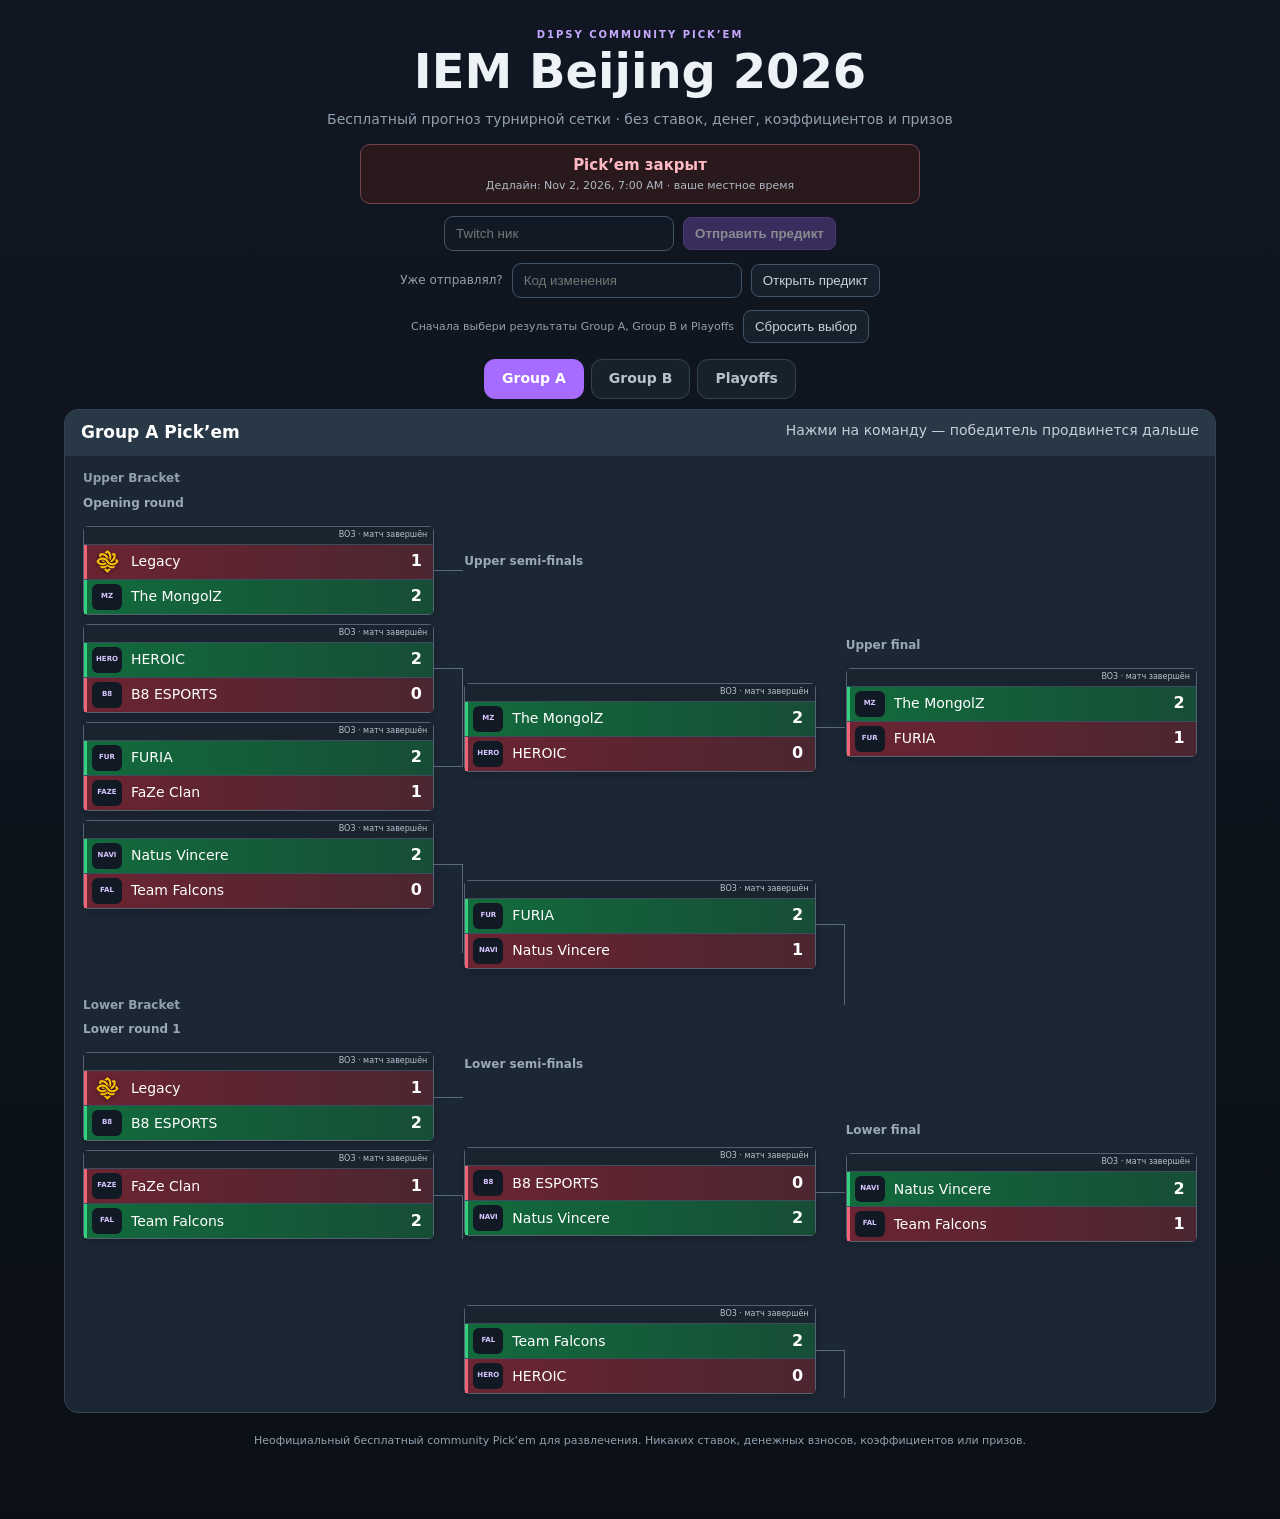
<file: public/index.html>
<!doctype html><html lang="ru"><head><meta charset="utf-8"><meta name="viewport" content="width=device-width,initial-scale=1,viewport-fit=cover"><meta name="theme-color" content="#101722"><title>D1PSY — Community Pick’em</title><link rel="stylesheet" href="styles.css?v=20261104-playoffs1"></head><body><main class="shell"><header><div class="eyebrow">D1PSY COMMUNITY PICK’EM</div><h1>IEM Beijing 2026</h1><p class="status">Бесплатный прогноз турнирной сетки · без ставок, денег, коэффициентов и призов</p><div id="deadline-card" class="deadline-card"><strong id="countdown">Считаем время до закрытия…</strong><span id="deadline-local"></span></div><div class="profile-bar"><input id="nickname" maxlength="25" placeholder="Twitch ник" autocomplete="nickname"><button id="cloud-save" type="button">Отправить предикт</button></div><div class="edit-bar"><span>Уже отправлял?</span><input id="edit-code" maxlength="16" placeholder="Код изменения" autocomplete="off"><button id="load-prediction" type="button">Открыть предикт</button></div><div class="pick-actions"><span id="save-state">Сначала выбери результаты Group A, Group B и Playoffs</span><button id="reset-picks" type="button">Сбросить выбор</button></div><div id="code-box" class="code-box" hidden></div></header><nav class="tabs" aria-label="Разделы"><button class="tab active" data-tab="A">Group A</button><button class="tab" data-tab="B">Group B</button><button class="tab" data-tab="P">Playoffs</button></nav><section id="viewer" aria-live="polite"></section><footer>Неофициальный бесплатный community Pick’em для развлечения. Никаких ставок, денежных взносов, коэффициентов или призов.</footer></main><script src="app.js?v=20261106-seedfix1"></script><script src="bracket-fix.js?v=20261104-2"></script><script src="results-data.js?v=20261106-1"></script><script src="live-results.js?v=20261104-2"></script><script src="submission.js?v=20261104-2"></script></body></html>
</file>
<file: public/styles.css>
:root{color-scheme:dark;--bg:#101722;--panel:#1c2734;--slot:#293847;--slot2:#314154;--line:#62758a;--text:#edf2f7;--muted:#91a0ae;--accent:#a56cff}*{box-sizing:border-box}body{margin:0;background:linear-gradient(180deg,#111722,#0b1017);color:var(--text);font:14px/1.4 Inter,system-ui,-apple-system,BlinkMacSystemFont,"Segoe UI",sans-serif}.shell{width:min(1180px,100%);margin:auto;padding:16px 14px 50px}header{text-align:center;padding:12px 0 16px}.eyebrow{font-size:10px;font-weight:900;letter-spacing:.2em;color:#c6a9ff}h1{font-size:clamp(28px,5vw,48px);margin:4px 0;line-height:1.05}.status,footer,.note{color:var(--muted)}.deadline-card{width:min(560px,94vw);margin:12px auto 0;padding:10px 14px;border:1px solid #5d477c;border-radius:10px;background:#211b2e;display:flex;flex-direction:column;gap:2px}.deadline-card strong{color:#e2d3ff;font-size:15px}.deadline-card span{color:#aeb8c2;font-size:11px}.deadline-card.closed{border-color:#73444a;background:#2a191c}.deadline-card.closed strong{color:#ffb9c0}.profile-bar,.edit-bar,.pick-actions{display:flex;align-items:center;justify-content:center;gap:9px;margin-top:12px}.profile-bar input,.edit-bar input{width:min(230px,55vw);border:1px solid #415366;background:#111a24;color:#edf2f7;padding:9px 11px;border-radius:9px;outline:none}.profile-bar input:focus,.edit-bar input:focus{border-color:var(--accent)}.profile-bar button,.edit-bar button,.pick-actions button{border:1px solid #415366;background:#17212c;color:#c9d2dc;padding:8px 11px;border-radius:8px;cursor:pointer}.profile-bar button{background:#62449a;border-color:#805fc0;color:#fff;font-weight:800}.profile-bar button:disabled,.edit-bar button:disabled{opacity:.5;cursor:not-allowed}.edit-bar{font-size:12px;color:var(--muted)}.pick-actions{color:#91a0ae;font-size:11px}.pick-actions button:hover,.profile-bar button:hover,.edit-bar button:hover{border-color:#a56cff}.code-box{width:min(560px,94vw);margin:13px auto 0;padding:12px;border:1px solid #805fc0;border-radius:10px;background:#211b2e;color:#ddd}.code-box b{font-size:20px;letter-spacing:.12em;color:#fff}.tabs{display:flex;gap:7px;justify-content:center;margin-bottom:10px;position:sticky;top:7px;z-index:5}.tab{border:1px solid #344354;background:#17212c;color:#b7c2cc;padding:9px 17px;border-radius:11px;font:inherit;font-weight:800;cursor:pointer}.tab.active{background:var(--accent);border-color:var(--accent);color:#fff}.group{background:var(--panel);border:1px solid #344354;border-radius:14px;overflow:hidden}.group-title{padding:11px 16px;background:#293847;display:flex;justify-content:space-between;gap:16px;color:#c5ced7}.group-title b{font-size:17px;color:white}.group h3{font-size:12px;margin:14px 18px 2px;color:#91a0ae}.bracket{display:grid;grid-template-columns:repeat(3,minmax(220px,1fr));gap:30px;min-width:760px;padding:6px 18px 14px}.round{display:flex;flex-direction:column;gap:9px;position:relative}.round h4{height:20px;margin:0 0 2px;color:#9aa9b7;font-size:12px}.stagger{padding-top:58px;gap:108px}.stagger-small{padding-top:31px;gap:55px}.final-stagger{padding-top:142px}.match{background:#202d3a;border:1px solid #415366;border-radius:5px;position:relative;box-shadow:0 3px 10px #0003;overflow:visible}.match:after{content:"";position:absolute;left:100%;top:50%;width:30px;border-top:1px solid var(--line);opacity:.85}.round:last-child .match:after{display:none}.round:first-child .match:nth-of-type(2):before,.round:first-child .match:nth-of-type(4):before{content:"";position:absolute;left:calc(100% + 29px);top:50%;height:89px;border-left:1px solid var(--line);opacity:.85}.round:first-child .match:nth-of-type(3):before,.round:first-child .match:nth-of-type(5):before{content:"";position:absolute;left:calc(100% + 29px);bottom:50%;height:89px;border-left:1px solid var(--line);opacity:.85}.round:nth-child(2) .match:before{content:"";position:absolute;left:calc(100% + 29px);width:1px;background:var(--line);opacity:.85}.round:nth-child(2) .match:nth-of-type(2):before{top:50%;height:81px}.round:nth-child(2) .match:nth-of-type(3):before{bottom:50%;height:81px}.meta{height:17px;padding:2px 6px;text-align:right;font-size:8px;color:#9badbd;background:#19242f;overflow:hidden}.team{width:100%;height:35px;padding:4px 8px;display:flex;gap:9px;align-items:center;border:0;border-top:1px solid #3b4c5e;background:var(--slot);color:var(--text);font:inherit;text-align:left;overflow:hidden}.team+.team{background:var(--slot2)}.team>span:last-of-type{white-space:nowrap;overflow:hidden;text-overflow:ellipsis}.pick-team{cursor:pointer;transition:background .15s,transform .15s}.pick-team:hover:not(:disabled){background:#3b4d61;transform:translateX(2px)}.pick-team.selected{background:#62449a;box-shadow:inset 3px 0 #c9aaff}.pick-team:disabled{cursor:not-allowed;opacity:.46}.pick-mark{margin-left:auto;color:#fff;font-size:16px}.logo{width:30px;height:26px;border-radius:6px;background:#111a24;display:grid;place-items:center;flex:none;color:#d7c6ff;font-size:7px;font-weight:900}.logo.image-logo{background:transparent;border-radius:0}.logo.image-logo img{display:block;width:29px;height:25px;object-fit:contain;filter:drop-shadow(0 1px 2px #0009)}.lower{padding-bottom:18px}.lower .stagger-small{padding-top:35px;gap:69px}.lower .final-stagger{padding-top:101px}.lower .round:first-child .match:nth-of-type(2):before,.lower .round:first-child .match:nth-of-type(3):before{height:44px}.lower .round:nth-child(2) .match:nth-of-type(2):before,.lower .round:nth-child(2) .match:nth-of-type(3):before{height:48px}.playoffs{padding-bottom:18px}.playoffs .stagger{padding-top:0;gap:38px}.playoffs .final-stagger{padding-top:143px}.champion{margin:0 18px 18px;padding:14px 16px;border:1px solid #5d477c;border-radius:10px;background:#211b2e;font-size:16px}.champion strong{color:#d8c1ff}footer{text-align:center;padding:20px 0;font-size:11px}@media(max-width:820px){.shell{padding:8px 0 36px}header{padding-left:12px;padding-right:12px}.profile-bar,.edit-bar,.pick-actions{flex-direction:column;gap:7px}.tabs{justify-content:flex-start;overflow:auto;padding:0 10px}.group{border-radius:0;border-left:0;border-right:0}.group-title{align-items:flex-start}.group-title span{text-align:right;font-size:11px}.bracket{overflow-x:auto;min-width:0;grid-template-columns:230px 230px 230px;padding:5px 14px 22px;scroll-snap-type:x proximity}.round{scroll-snap-align:start}.team{height:38px}.stagger{padding-top:61px;gap:117px}.final-stagger{padding-top:153px}.lower .stagger-small{padding-top:38px;gap:78px}.lower .final-stagger{padding-top:110px}.match:before,.match:after{opacity:.65}}
</file>
